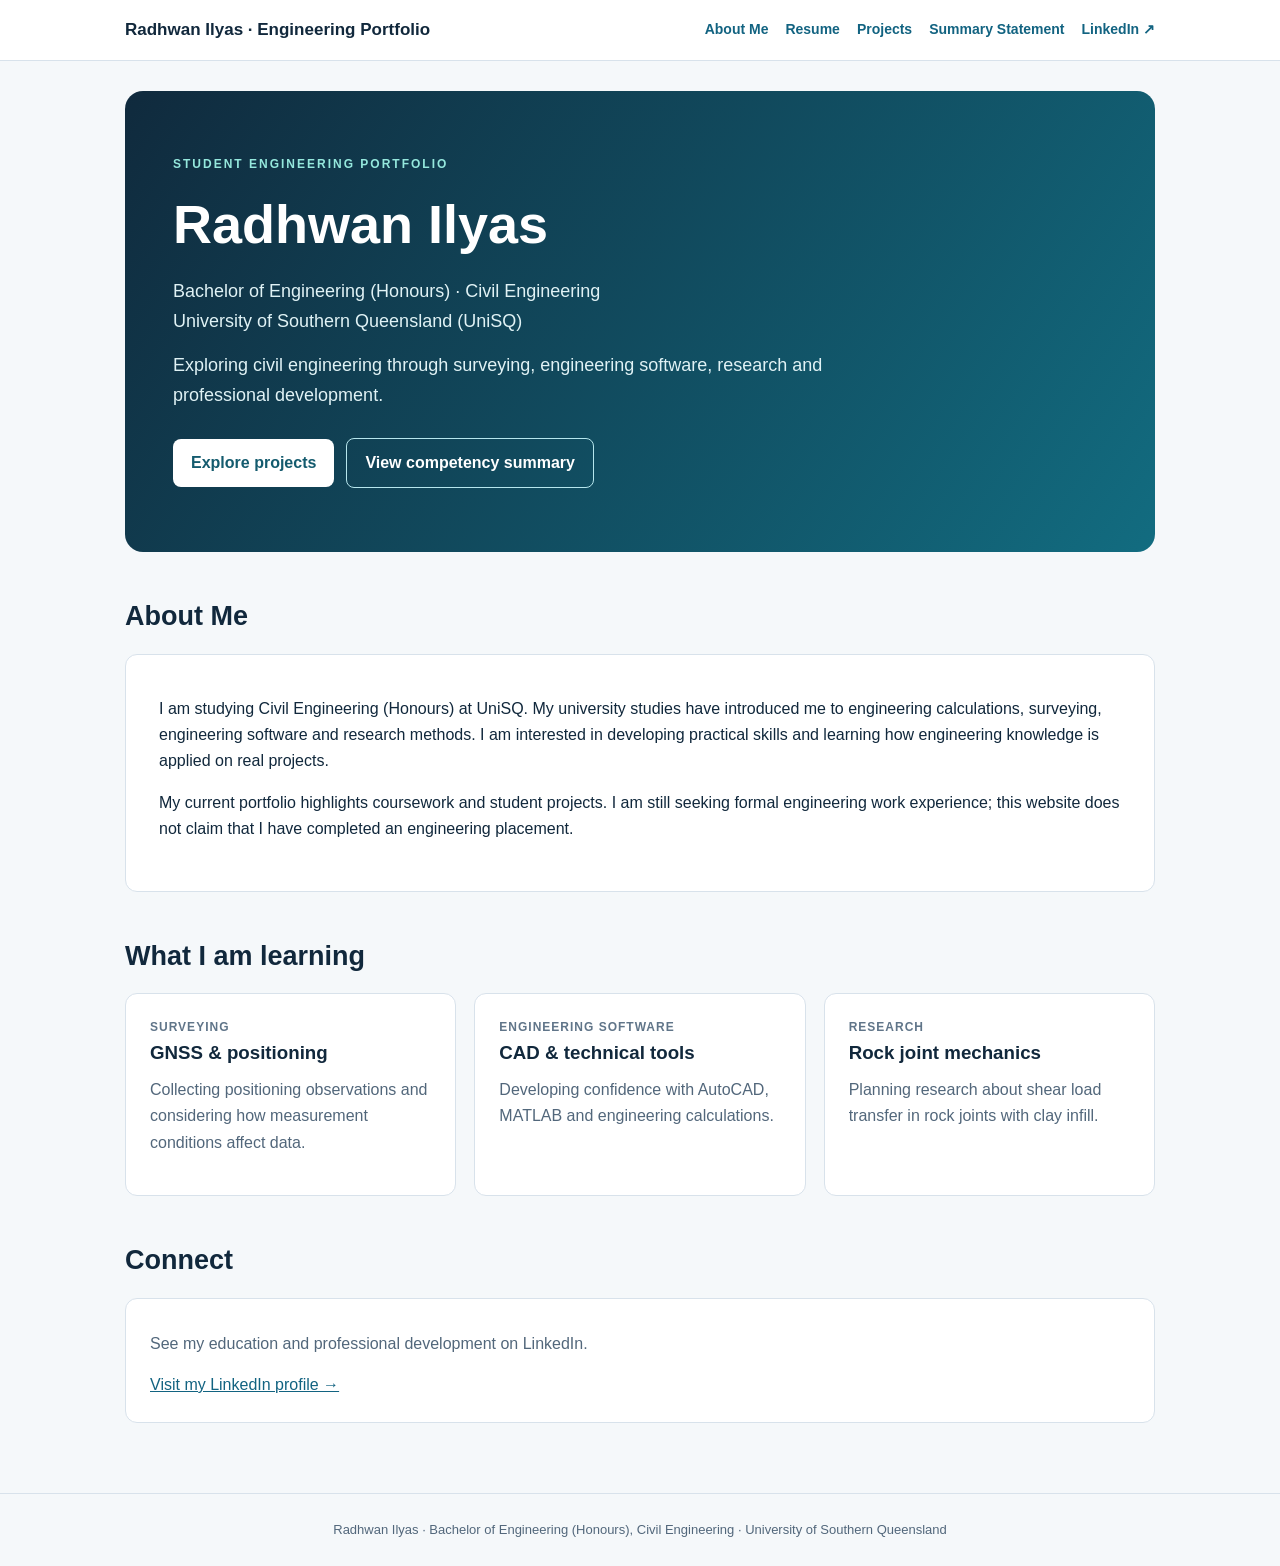
<file: index.html>
<!DOCTYPE html>
<html lang="en"><head><meta charset="utf-8"/><meta content="width=device-width,initial-scale=1" name="viewport"/><meta content="Civil engineering student digital portfolio" name="description"/><title>About Me | Radhwan Ilyas</title><link href="style.css" rel="stylesheet"/></head><body><header><nav><strong>Radhwan Ilyas · Engineering Portfolio</strong><div class="links"><a href="index.html">About Me</a><a href="resume.html">Resume</a><a href="projects.html">Projects</a><a href="summary.html">Summary Statement</a><a href="https://www.linkedin.com/in/radhwan-ilyas-54989a44a" rel="noopener" target="_blank">LinkedIn ↗</a></div></nav></header><main><section class="hero"><div class="eyebrow">Student engineering portfolio</div><h1>Radhwan Ilyas</h1><p>Bachelor of Engineering (Honours) · Civil Engineering<br/>University of Southern Queensland (UniSQ)</p><p>Exploring civil engineering through surveying, engineering software, research and professional development.</p><a class="button" href="projects.html">Explore projects</a><a class="button outline" href="summary.html">View competency summary</a></section><section class="section"><h2>About Me</h2><div class="plain"><p>I am studying Civil Engineering (Honours) at UniSQ. My university studies have introduced me to engineering calculations, surveying, engineering software and research methods. I am interested in developing practical skills and learning how engineering knowledge is applied on real projects.</p><p>My current portfolio highlights coursework and student projects. I am still seeking formal engineering work experience; this website does not claim that I have completed an engineering placement.</p></div></section><section class="section"><h2>What I am learning</h2><div class="grid three"><div class="card"><div class="tag">Surveying</div><h3>GNSS &amp; positioning</h3><p>Collecting positioning observations and considering how measurement conditions affect data.</p></div><div class="card"><div class="tag">Engineering software</div><h3>CAD &amp; technical tools</h3><p>Developing confidence with AutoCAD, MATLAB and engineering calculations.</p></div><div class="card"><div class="tag">Research</div><h3>Rock joint mechanics</h3><p>Planning research about shear load transfer in rock joints with clay infill.</p></div></div></section><section class="section"><h2>Connect</h2><div class="card"><p>See my education and professional development on LinkedIn.</p><a href="https://www.linkedin.com/in/radhwan-ilyas-54989a44a" rel="noopener" target="_blank">Visit my LinkedIn profile →</a></div></section></main><footer class="footer">Radhwan Ilyas · Bachelor of Engineering (Honours), Civil Engineering · University of Southern Queensland</footer></body></html>
</file>
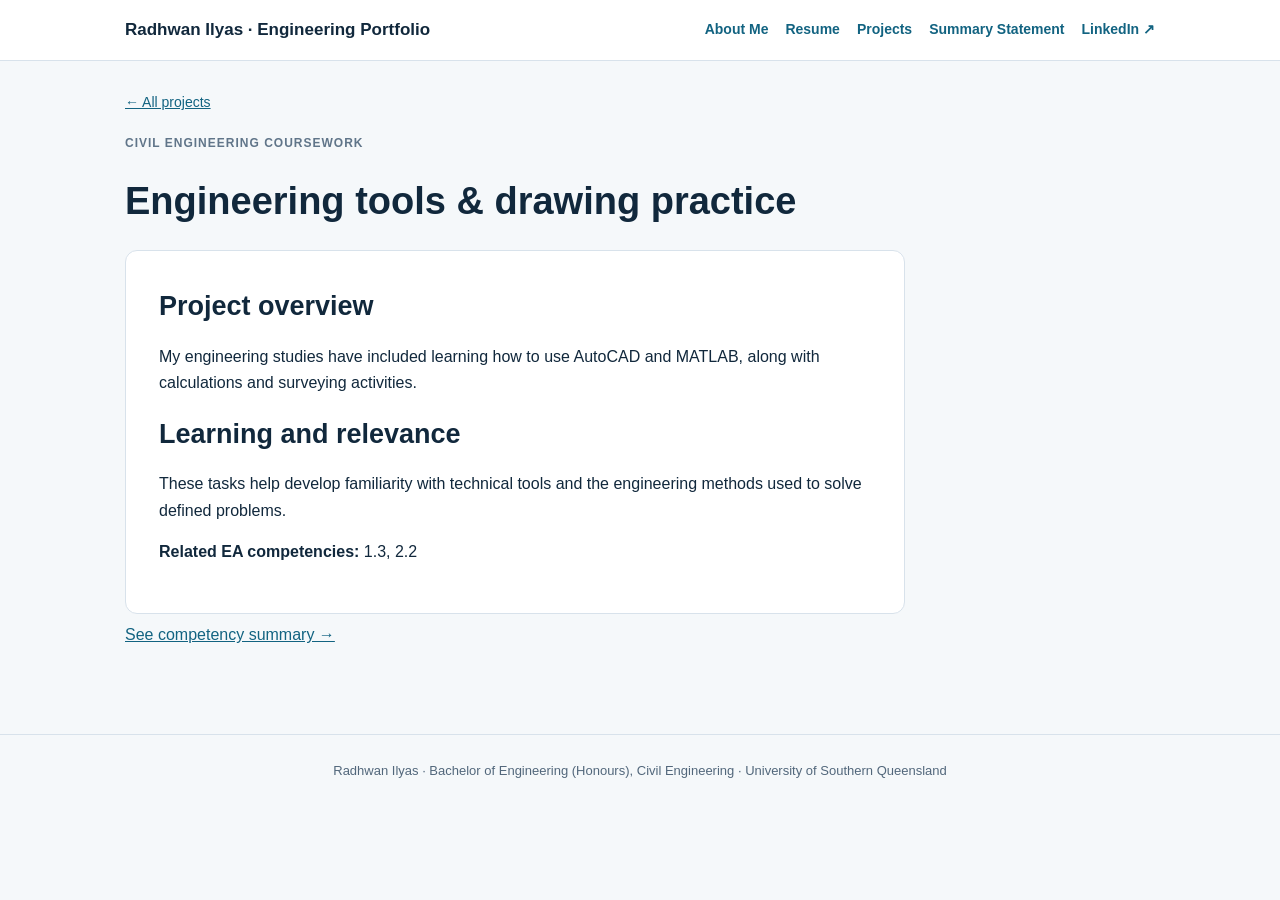
<file: engineering-tools.html>
<!DOCTYPE html>
<html lang="en"><head><meta charset="utf-8"/><meta content="width=device-width,initial-scale=1" name="viewport"/><meta content="Civil engineering student digital portfolio" name="description"/><title>Engineering tools &amp; drawing practice | Radhwan Ilyas</title><link href="style.css" rel="stylesheet"/></head><body><header><nav><strong>Radhwan Ilyas · Engineering Portfolio</strong><div class="links"><a href="index.html">About Me</a><a href="resume.html">Resume</a><a href="projects.html">Projects</a><a href="summary.html">Summary Statement</a><a href="https://www.linkedin.com/in/radhwan-ilyas-54989a44a" rel="noopener" target="_blank">LinkedIn ↗</a></div></nav></header><main><div class="post"><div class="crumb"><a href="projects.html">← All projects</a></div><div class="tag">Civil engineering coursework</div><h1>Engineering tools &amp; drawing practice</h1><div class="plain"><h2>Project overview</h2><p>My engineering studies have included learning how to use AutoCAD and MATLAB, along with calculations and surveying activities.</p><h2>Learning and relevance</h2><p>These tasks help develop familiarity with technical tools and the engineering methods used to solve defined problems.</p><p><strong>Related EA competencies:</strong> 1.3, 2.2</p></div><p><a href="summary.html">See competency summary →</a></p></div></main><footer class="footer">Radhwan Ilyas · Bachelor of Engineering (Honours), Civil Engineering · University of Southern Queensland</footer></body></html>
</file>
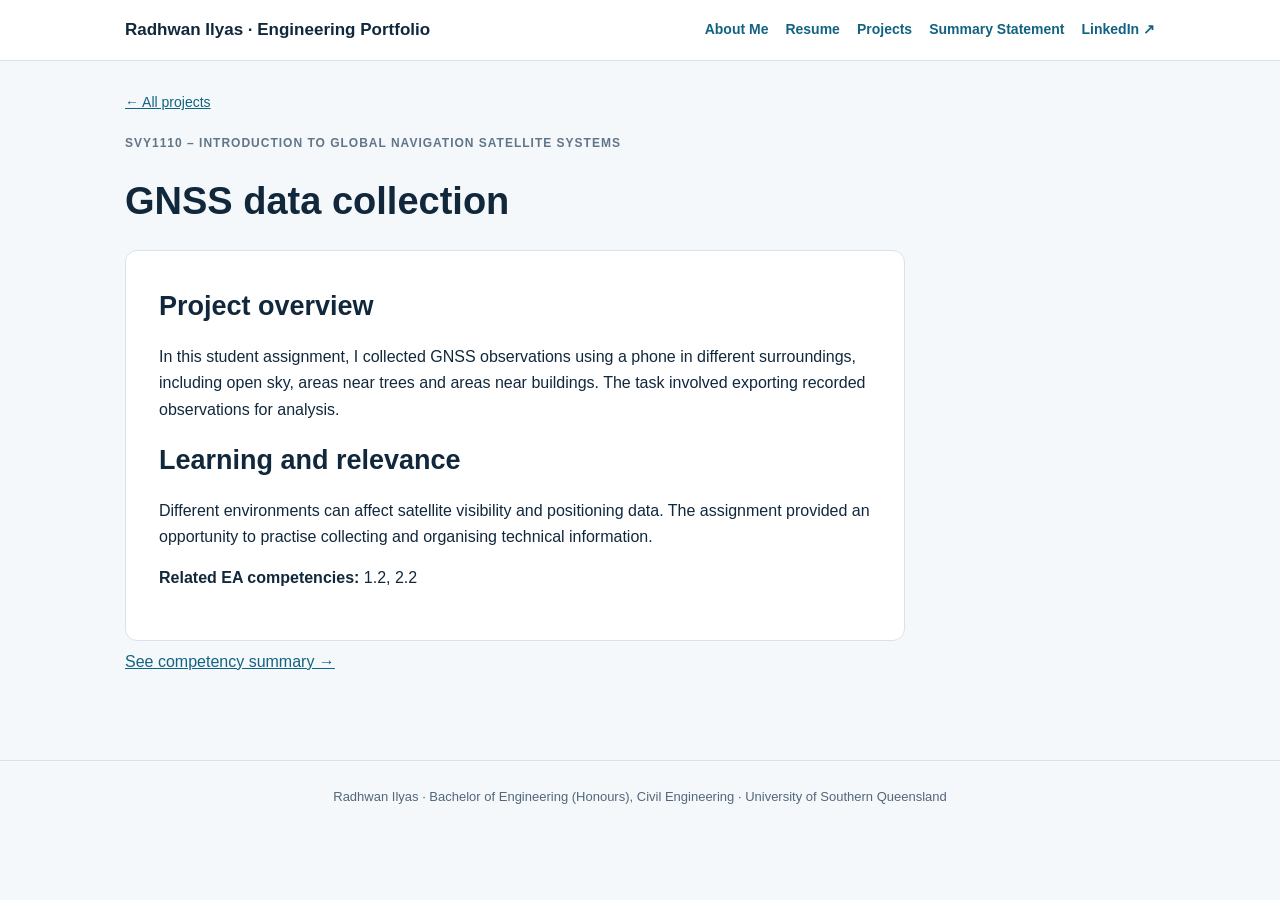
<file: gnss.html>
<!DOCTYPE html>
<html lang="en"><head><meta charset="utf-8"/><meta content="width=device-width,initial-scale=1" name="viewport"/><meta content="Civil engineering student digital portfolio" name="description"/><title>GNSS data collection | Radhwan Ilyas</title><link href="style.css" rel="stylesheet"/></head><body><header><nav><strong>Radhwan Ilyas · Engineering Portfolio</strong><div class="links"><a href="index.html">About Me</a><a href="resume.html">Resume</a><a href="projects.html">Projects</a><a href="summary.html">Summary Statement</a><a href="https://www.linkedin.com/in/radhwan-ilyas-54989a44a" rel="noopener" target="_blank">LinkedIn ↗</a></div></nav></header><main><div class="post"><div class="crumb"><a href="projects.html">← All projects</a></div><div class="tag">SVY1110 – Introduction to Global Navigation Satellite Systems</div><h1>GNSS data collection</h1><div class="plain"><h2>Project overview</h2><p>In this student assignment, I collected GNSS observations using a phone in different surroundings, including open sky, areas near trees and areas near buildings. The task involved exporting recorded observations for analysis.</p><h2>Learning and relevance</h2><p>Different environments can affect satellite visibility and positioning data. The assignment provided an opportunity to practise collecting and organising technical information.</p><p><strong>Related EA competencies:</strong> 1.2, 2.2</p></div><p><a href="summary.html">See competency summary →</a></p></div></main><footer class="footer">Radhwan Ilyas · Bachelor of Engineering (Honours), Civil Engineering · University of Southern Queensland</footer></body></html>
</file>
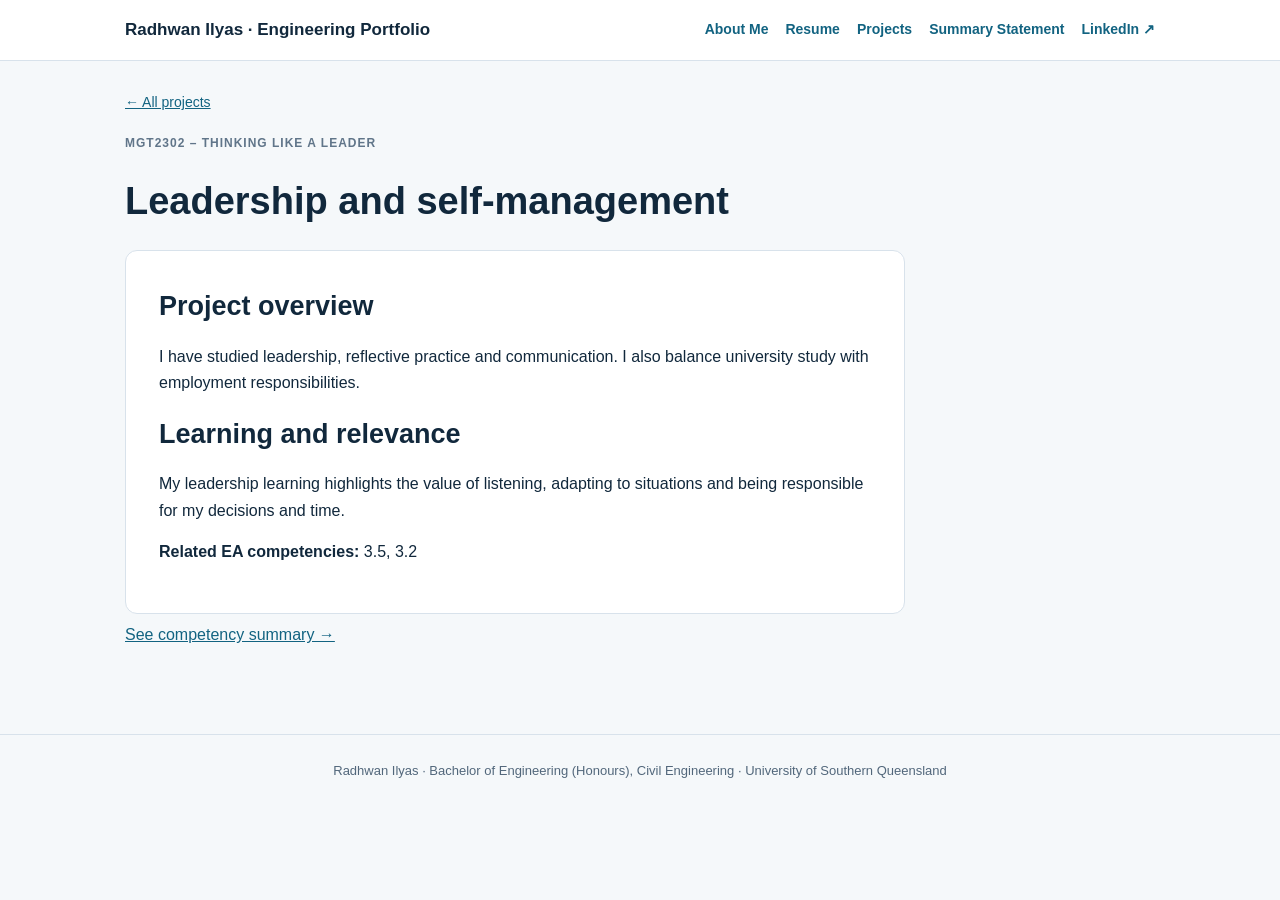
<file: leadership.html>
<!DOCTYPE html>
<html lang="en"><head><meta charset="utf-8"/><meta content="width=device-width,initial-scale=1" name="viewport"/><meta content="Civil engineering student digital portfolio" name="description"/><title>Leadership and self-management | Radhwan Ilyas</title><link href="style.css" rel="stylesheet"/></head><body><header><nav><strong>Radhwan Ilyas · Engineering Portfolio</strong><div class="links"><a href="index.html">About Me</a><a href="resume.html">Resume</a><a href="projects.html">Projects</a><a href="summary.html">Summary Statement</a><a href="https://www.linkedin.com/in/radhwan-ilyas-54989a44a" rel="noopener" target="_blank">LinkedIn ↗</a></div></nav></header><main><div class="post"><div class="crumb"><a href="projects.html">← All projects</a></div><div class="tag">MGT2302 – Thinking Like a Leader</div><h1>Leadership and self-management</h1><div class="plain"><h2>Project overview</h2><p>I have studied leadership, reflective practice and communication. I also balance university study with employment responsibilities.</p><h2>Learning and relevance</h2><p>My leadership learning highlights the value of listening, adapting to situations and being responsible for my decisions and time.</p><p><strong>Related EA competencies:</strong> 3.5, 3.2</p></div><p><a href="summary.html">See competency summary →</a></p></div></main><footer class="footer">Radhwan Ilyas · Bachelor of Engineering (Honours), Civil Engineering · University of Southern Queensland</footer></body></html>
</file>
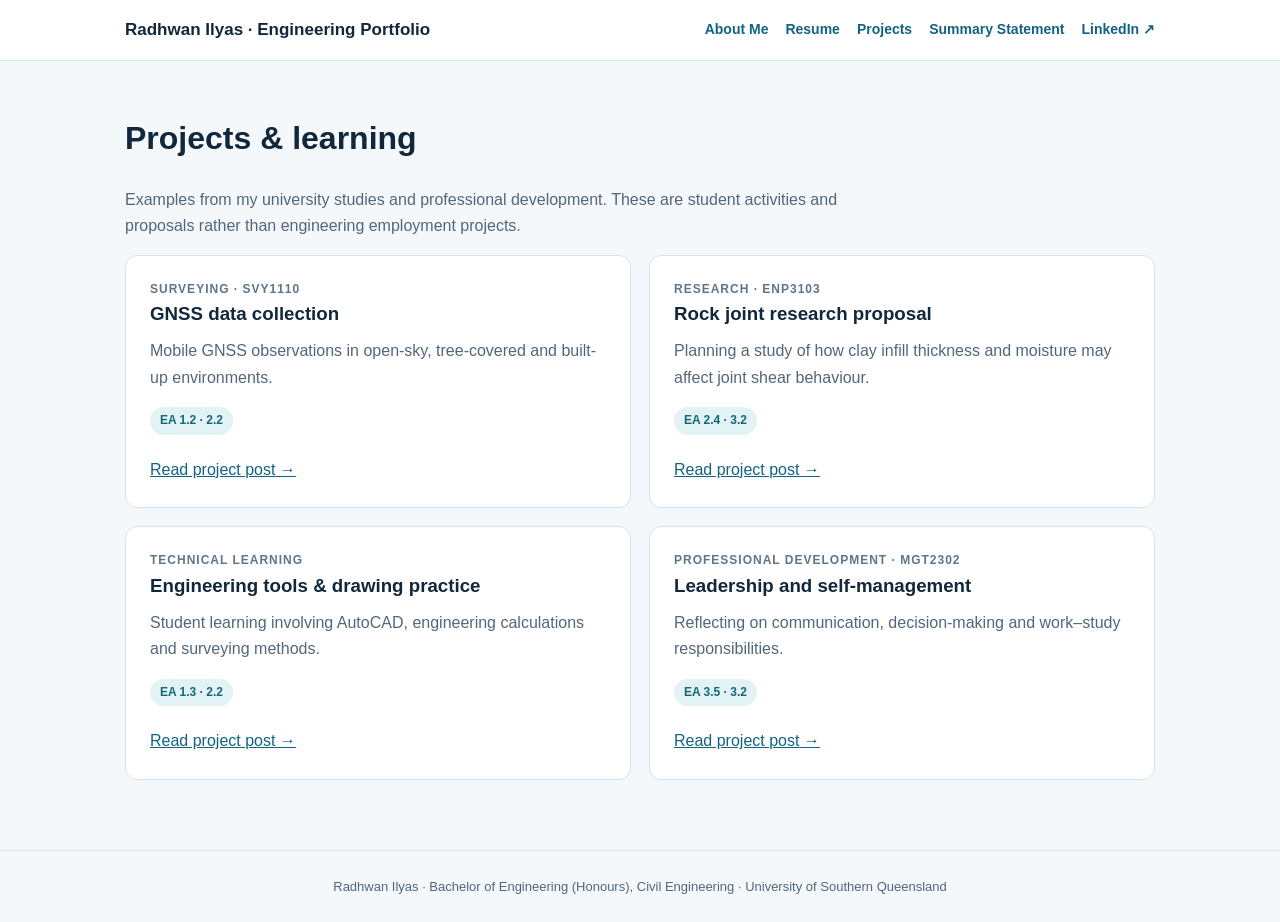
<file: projects.html>
<!DOCTYPE html>
<html lang="en"><head><meta charset="utf-8"/><meta content="width=device-width,initial-scale=1" name="viewport"/><meta content="Civil engineering student digital portfolio" name="description"/><title>Projects | Radhwan Ilyas</title><link href="style.css" rel="stylesheet"/></head><body><header><nav><strong>Radhwan Ilyas · Engineering Portfolio</strong><div class="links"><a href="index.html">About Me</a><a href="resume.html">Resume</a><a href="projects.html">Projects</a><a href="summary.html">Summary Statement</a><a href="https://www.linkedin.com/in/radhwan-ilyas-54989a44a" rel="noopener" target="_blank">LinkedIn ↗</a></div></nav></header><main><h1>Projects &amp; learning</h1><p class="lead">Examples from my university studies and professional development. These are student activities and proposals rather than engineering employment projects.</p><div class="grid"><div class="card"><div class="tag">Surveying · SVY1110</div><h3>GNSS data collection</h3><p>Mobile GNSS observations in open-sky, tree-covered and built-up environments.</p><p><span class="pill">EA 1.2 · 2.2</span></p><a href="gnss.html">Read project post →</a></div><div class="card"><div class="tag">Research · ENP3103</div><h3>Rock joint research proposal</h3><p>Planning a study of how clay infill thickness and moisture may affect joint shear behaviour.</p><p><span class="pill">EA 2.4 · 3.2</span></p><a href="rock-joints.html">Read project post →</a></div><div class="card"><div class="tag">Technical learning</div><h3>Engineering tools &amp; drawing practice</h3><p>Student learning involving AutoCAD, engineering calculations and surveying methods.</p><p><span class="pill">EA 1.3 · 2.2</span></p><a href="engineering-tools.html">Read project post →</a></div><div class="card"><div class="tag">Professional development · MGT2302</div><h3>Leadership and self-management</h3><p>Reflecting on communication, decision-making and work–study responsibilities.</p><p><span class="pill">EA 3.5 · 3.2</span></p><a href="leadership.html">Read project post →</a></div></div></main><footer class="footer">Radhwan Ilyas · Bachelor of Engineering (Honours), Civil Engineering · University of Southern Queensland</footer></body></html>
</file>
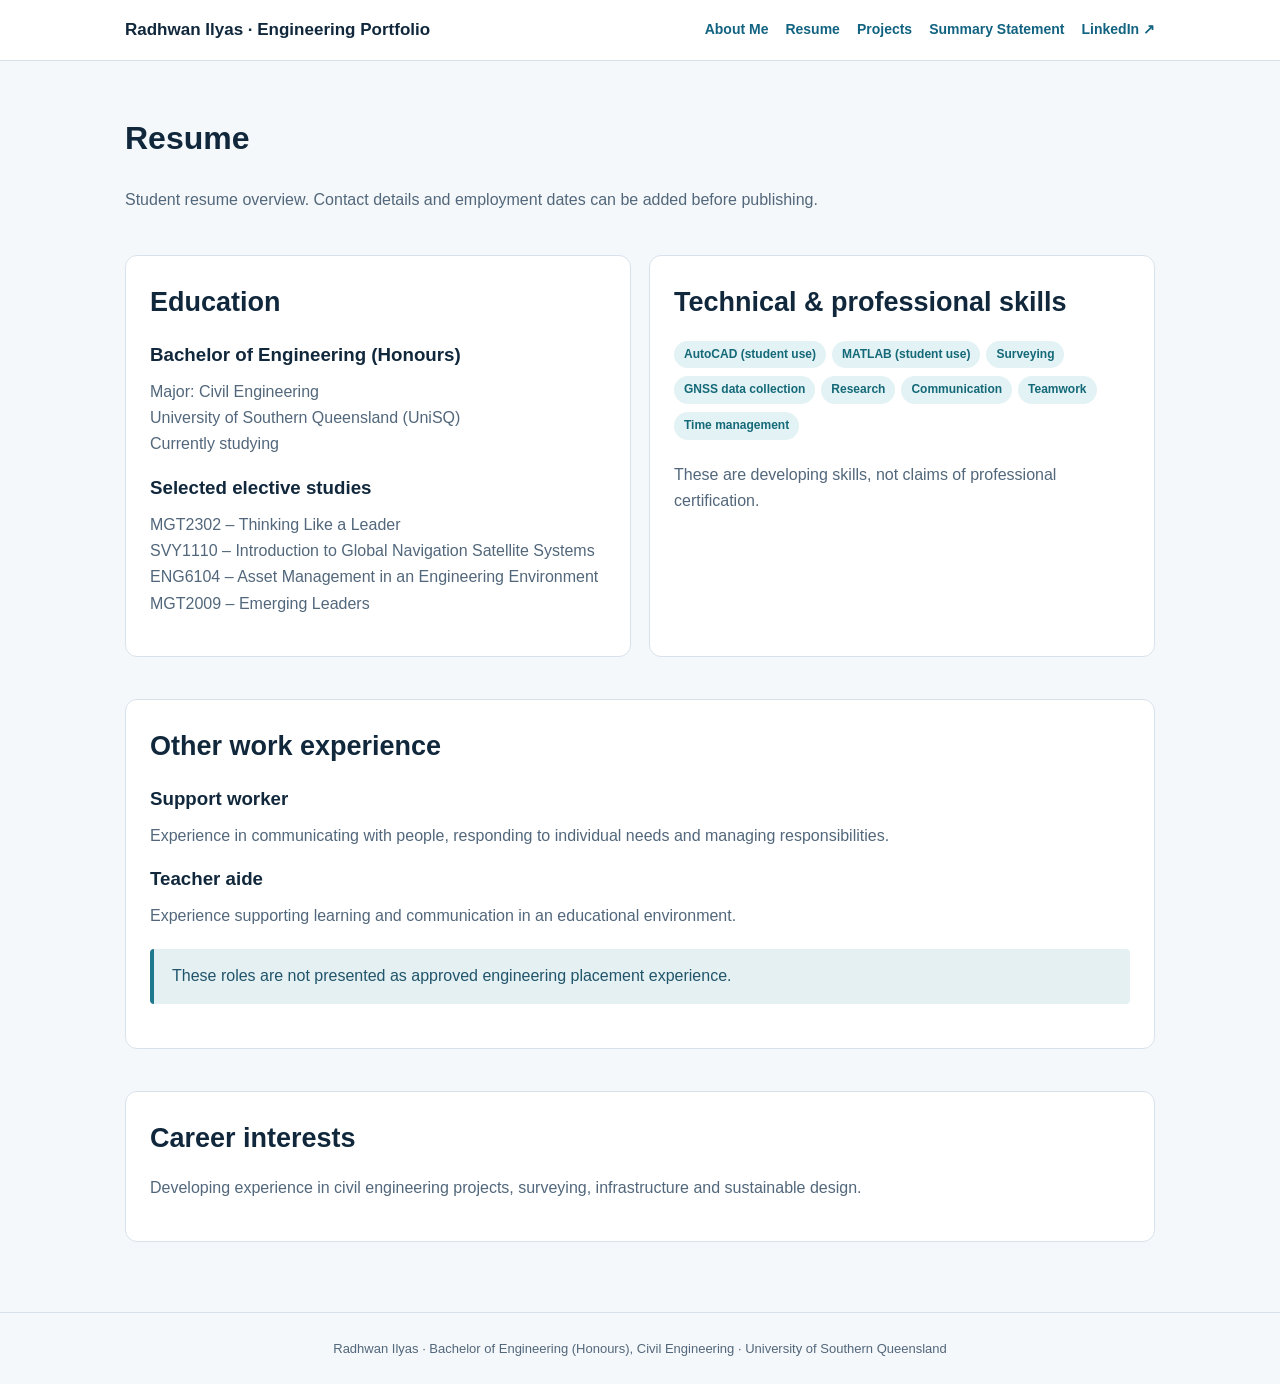
<file: resume.html>
<!DOCTYPE html>
<html lang="en"><head><meta charset="utf-8"/><meta content="width=device-width,initial-scale=1" name="viewport"/><meta content="Civil engineering student digital portfolio" name="description"/><title>Resume | Radhwan Ilyas</title><link href="style.css" rel="stylesheet"/></head><body><header><nav><strong>Radhwan Ilyas · Engineering Portfolio</strong><div class="links"><a href="index.html">About Me</a><a href="resume.html">Resume</a><a href="projects.html">Projects</a><a href="summary.html">Summary Statement</a><a href="https://www.linkedin.com/in/radhwan-ilyas-54989a44a" rel="noopener" target="_blank">LinkedIn ↗</a></div></nav></header><main><h1>Resume</h1><p class="lead">Student resume overview. Contact details and employment dates can be added before publishing.</p><section class="section"><div class="grid"><div class="card"><h2>Education</h2><h3>Bachelor of Engineering (Honours)</h3><p>Major: Civil Engineering<br/>University of Southern Queensland (UniSQ)<br/>Currently studying</p><h3>Selected elective studies</h3><p>MGT2302 – Thinking Like a Leader<br/>SVY1110 – Introduction to Global Navigation Satellite Systems<br/>ENG6104 – Asset Management in an Engineering Environment<br/>MGT2009 – Emerging Leaders</p></div><div class="card"><h2>Technical &amp; professional skills</h2><p><span class="pill">AutoCAD (student use)</span><span class="pill">MATLAB (student use)</span><span class="pill">Surveying</span><span class="pill">GNSS data collection</span><span class="pill">Research</span><span class="pill">Communication</span><span class="pill">Teamwork</span><span class="pill">Time management</span></p><p class="muted">These are developing skills, not claims of professional certification.</p></div></div></section><section class="section"><div class="card"><h2>Other work experience</h2><h3>Support worker</h3><p>Experience in communicating with people, responding to individual needs and managing responsibilities.</p><h3>Teacher aide</h3><p>Experience supporting learning and communication in an educational environment.</p><div class="banner">These roles are not presented as approved engineering placement experience.</div></div></section><section class="section"><div class="card"><h2>Career interests</h2><p>Developing experience in civil engineering projects, surveying, infrastructure and sustainable design.</p></div></section></main><footer class="footer">Radhwan Ilyas · Bachelor of Engineering (Honours), Civil Engineering · University of Southern Queensland</footer></body></html>
</file>
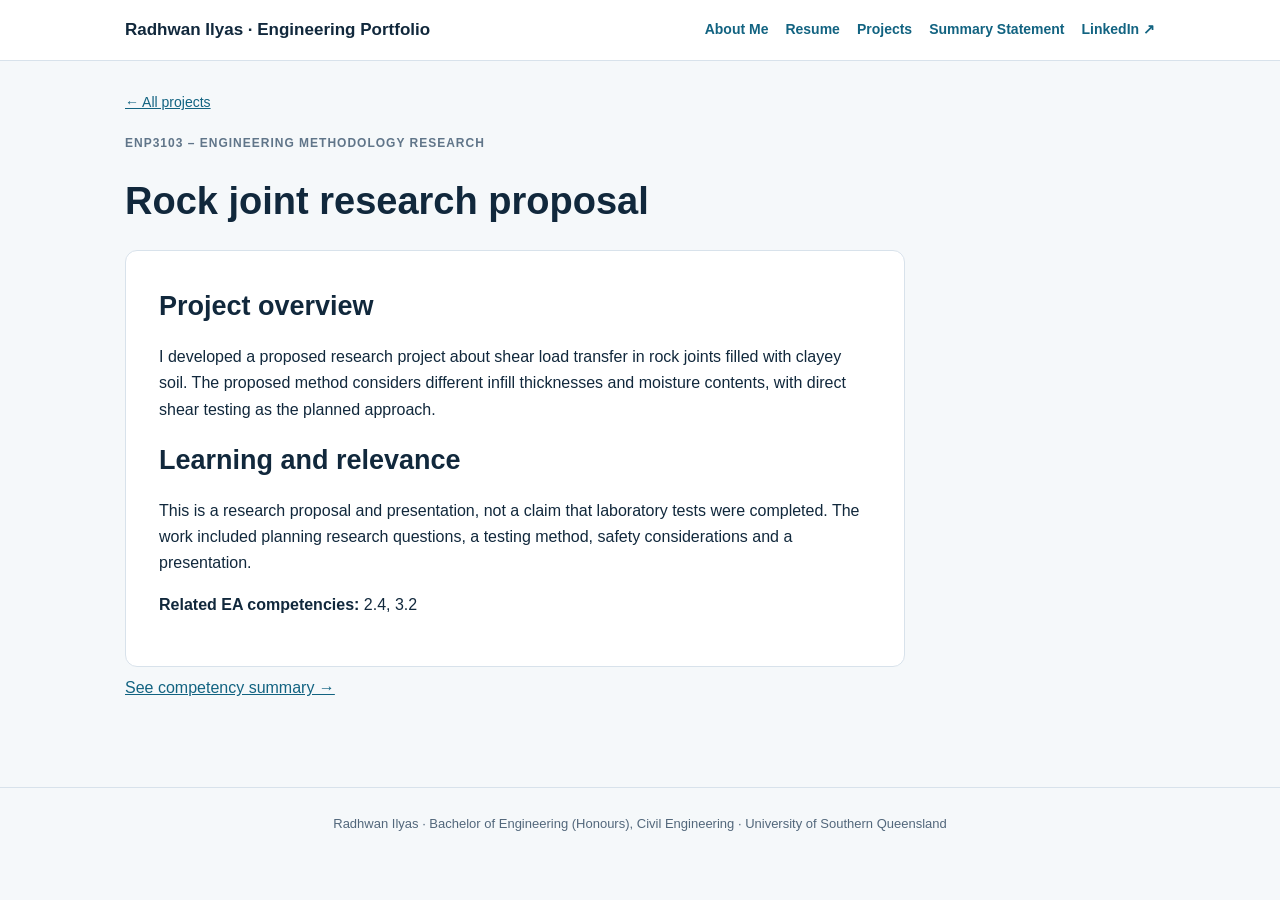
<file: rock-joints.html>
<!DOCTYPE html>
<html lang="en"><head><meta charset="utf-8"/><meta content="width=device-width,initial-scale=1" name="viewport"/><meta content="Civil engineering student digital portfolio" name="description"/><title>Rock joint research proposal | Radhwan Ilyas</title><link href="style.css" rel="stylesheet"/></head><body><header><nav><strong>Radhwan Ilyas · Engineering Portfolio</strong><div class="links"><a href="index.html">About Me</a><a href="resume.html">Resume</a><a href="projects.html">Projects</a><a href="summary.html">Summary Statement</a><a href="https://www.linkedin.com/in/radhwan-ilyas-54989a44a" rel="noopener" target="_blank">LinkedIn ↗</a></div></nav></header><main><div class="post"><div class="crumb"><a href="projects.html">← All projects</a></div><div class="tag">ENP3103 – Engineering Methodology Research</div><h1>Rock joint research proposal</h1><div class="plain"><h2>Project overview</h2><p>I developed a proposed research project about shear load transfer in rock joints filled with clayey soil. The proposed method considers different infill thicknesses and moisture contents, with direct shear testing as the planned approach.</p><h2>Learning and relevance</h2><p>This is a research proposal and presentation, not a claim that laboratory tests were completed. The work included planning research questions, a testing method, safety considerations and a presentation.</p><p><strong>Related EA competencies:</strong> 2.4, 3.2</p></div><p><a href="summary.html">See competency summary →</a></p></div></main><footer class="footer">Radhwan Ilyas · Bachelor of Engineering (Honours), Civil Engineering · University of Southern Queensland</footer></body></html>
</file>
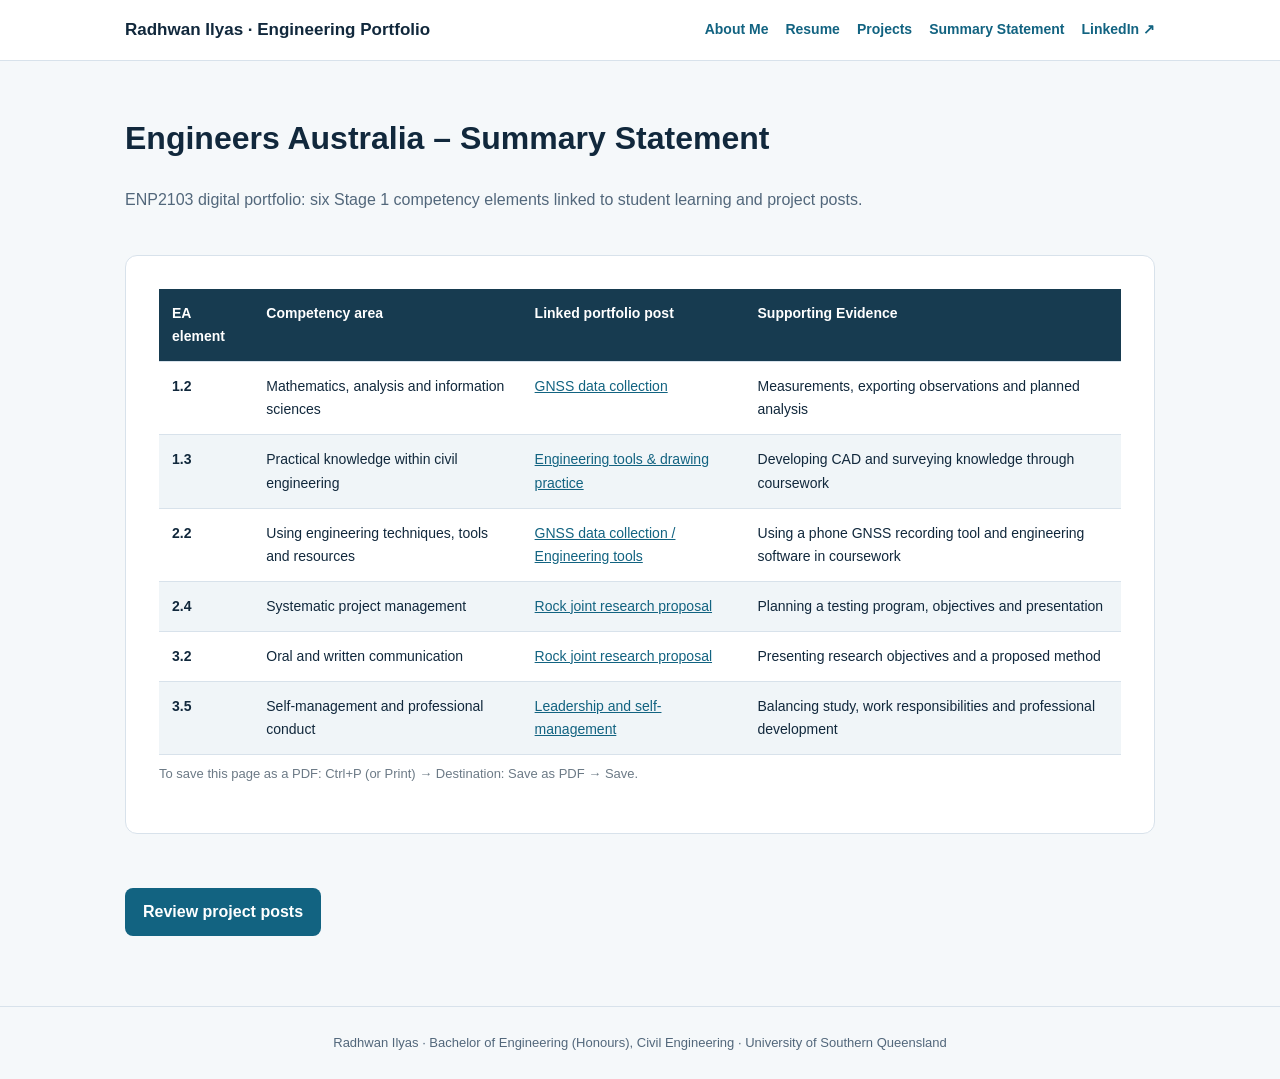
<file: summary.html>
<!DOCTYPE html>
<html lang="en"><head><meta charset="utf-8"/><meta content="width=device-width,initial-scale=1" name="viewport"/><meta content="Civil engineering student digital portfolio" name="description"/><title>Summary Statement | Radhwan Ilyas</title><link href="style.css" rel="stylesheet"/></head><body><header><nav><strong>Radhwan Ilyas · Engineering Portfolio</strong><div class="links"><a href="index.html">About Me</a><a href="resume.html">Resume</a><a href="projects.html">Projects</a><a href="summary.html">Summary Statement</a><a href="https://www.linkedin.com/in/radhwan-ilyas-54989a44a" rel="noopener" target="_blank">LinkedIn ↗</a></div></nav></header><main><h1>Engineers Australia – Summary Statement</h1><p class="lead">ENP2103 digital portfolio: six Stage 1 competency elements linked to student learning and project posts.</p><section class="section plain"><table><thead><tr><th>EA element</th><th>Competency area</th><th>Linked portfolio post</th><th>Supporting Evidence</th></tr></thead><tbody><tr><td><strong>1.2</strong></td><td>Mathematics, analysis and information sciences</td><td><a href="gnss.html">GNSS data collection</a></td><td>Measurements, exporting observations and planned analysis</td></tr><tr><td><strong>1.3</strong></td><td>Practical knowledge within civil engineering</td><td><a href="engineering-tools.html">Engineering tools &amp; drawing practice</a></td><td>Developing CAD and surveying knowledge through coursework</td></tr><tr><td><strong>2.2</strong></td><td>Using engineering techniques, tools and resources</td><td><a href="gnss.html">GNSS data collection / Engineering tools</a></td><td>Using a phone GNSS recording tool and engineering software in coursework</td></tr><tr><td><strong>2.4</strong></td><td>Systematic project management</td><td><a href="rock-joints.html">Rock joint research proposal</a></td><td>Planning a testing program, objectives and presentation</td></tr><tr><td><strong>3.2</strong></td><td>Oral and written communication</td><td><a href="rock-joints.html">Rock joint research proposal</a></td><td>Presenting research objectives and a proposed method</td></tr><tr><td><strong>3.5</strong></td><td>Self-management and professional conduct</td><td><a href="leadership.html">Leadership and self-management</a></td><td>Balancing study, work responsibilities and professional development</td></tr></tbody></table><p class="print-note">To save this page as a PDF: Ctrl+P (or Print) → Destination: Save as PDF → Save.</p></section><div class="no-print section"><a class="button" href="projects.html" style="background:#126381;color:white">Review project posts</a></div></main><footer class="footer">Radhwan Ilyas · Bachelor of Engineering (Honours), Civil Engineering · University of Southern Queensland</footer></body></html>
</file>
<file: style.css>
:root{--ink:#11283c;--muted:#52677b;--blue:#145e80;--teal:#167f83;--paper:#f5f8fa;--line:#d8e2eb;--white:#fff}
*{box-sizing:border-box}html{scroll-behavior:smooth}body{margin:0;font-family:Arial,Helvetica,sans-serif;color:var(--ink);background:var(--paper);line-height:1.65}a{color:#126381}a:hover{text-decoration:underline}
header{background:#fff;border-bottom:1px solid var(--line);position:sticky;top:0;z-index:2}nav{max-width:1080px;margin:auto;padding:16px 25px;display:flex;align-items:center;justify-content:space-between;gap:15px;flex-wrap:wrap}nav strong{color:var(--ink);font-size:17px}nav .links{display:flex;gap:17px;flex-wrap:wrap}nav a{text-decoration:none;font-size:14px;font-weight:bold}main{max-width:1080px;margin:auto;padding:30px 25px 70px}.hero{background:linear-gradient(125deg,#102a3d,#126c80);color:white;border-radius:18px;padding:64px 48px}.hero h1{font-size:clamp(30px,5vw,54px);margin:5px 0}.eyebrow{text-transform:uppercase;letter-spacing:2px;font-size:12px;font-weight:bold;color:#95e8dd}.hero p{max-width:680px;font-size:18px;color:#e0f2f5}.button{display:inline-block;background:#fff;color:#145b6e;padding:11px 18px;border-radius:8px;text-decoration:none;font-weight:bold;margin:12px 12px 0 0}.button.outline{background:transparent;color:#fff;border:1px solid #b6e6ed}.section{margin-top:42px}h2{font-size:27px;margin:0 0 15px}h3{margin:0 0 8px}p{margin:8px 0 15px}.lead{color:var(--muted);max-width:750px}.grid{display:grid;grid-template-columns:repeat(2,minmax(0,1fr));gap:18px}.three{grid-template-columns:repeat(3,minmax(0,1fr))}.card{background:#fff;border:1px solid var(--line);border-radius:12px;padding:24px}.card p,.muted{color:var(--muted)}.pill{display:inline-block;padding:4px 10px;border-radius:30px;background:#e3f2f4;color:#146978;font-size:12px;font-weight:bold;margin:0 6px 7px 0}.tag{font-size:12px;color:#607589;font-weight:bold;text-transform:uppercase;letter-spacing:1px}.footer{border-top:1px solid var(--line);color:var(--muted);font-size:13px;text-align:center;padding:25px}.banner{background:#e5f0f2;color:#20546a;border-left:4px solid #1e788e;padding:14px 18px;margin:20px 0;border-radius:4px}.plain{background:#fff;padding:33px;border-radius:12px;border:1px solid var(--line)}table{border-collapse:collapse;width:100%;background:#fff;font-size:14px}th,td{text-align:left;padding:13px;border-bottom:1px solid var(--line);vertical-align:top}th{background:#173b50;color:white}tr:nth-child(even){background:#f0f5f8}.post{max-width:780px}.post h1{font-size:38px;line-height:1.2}.crumb{font-size:14px;margin-bottom:20px}.prompt{border:1px dashed #a0bac5;border-radius:8px;background:#f8fbfd;padding:18px;margin-top:18px}.print-note{font-size:13px;color:#6c7a86}@media(max-width:680px){.grid,.three{grid-template-columns:1fr}.hero{padding:38px 24px}nav{display:block}nav .links{margin-top:10px;gap:12px}main{padding:22px 15px 50px}th,td{padding:9px;font-size:12px}}@media print{header,.print-note,.no-print{display:none!important}body{background:white}main{padding:0;max-width:100%}.plain{border:0;padding:0}a{color:#11283c}table{font-size:11px}tr{break-inside:avoid}}
</file>
